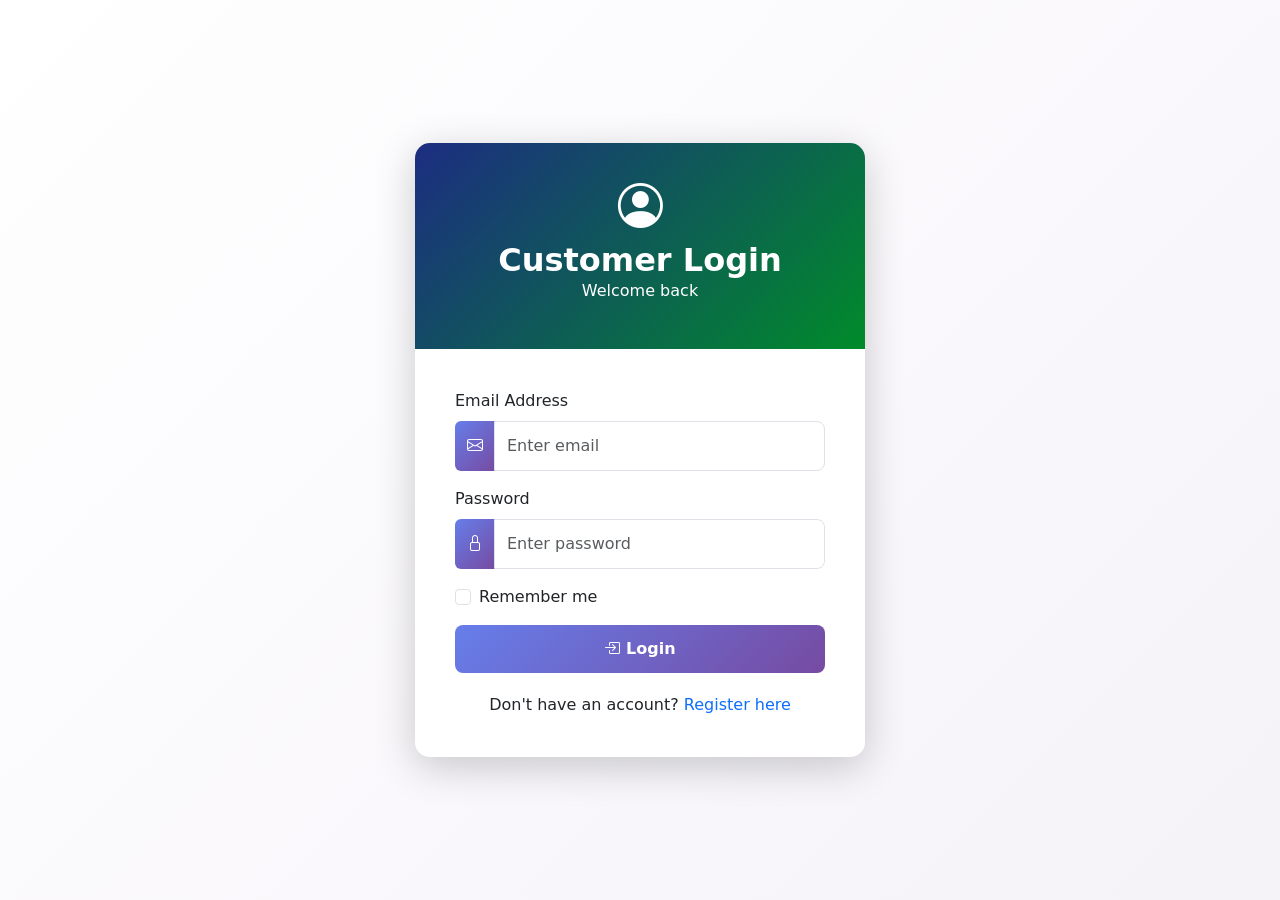
<file: exsamples/LoginPage.html>
<!doctype html>
<html lang="en">
  <head>
    <meta charset="UTF-8" />
    <meta name="viewport" content="width=device-width, initial-scale=1.0" />

    <title>Customer Login</title>

    <link
      href="https://cdn.jsdelivr.net/npm/bootstrap@5.3.0/dist/css/bootstrap.min.css"
      rel="stylesheet"
    />

    <link
      rel="stylesheet"
      href="https://cdn.jsdelivr.net/npm/bootstrap-icons@1.11.0/font/bootstrap-icons.css"
    />

    <style>
      body {
        background: linear-gradient(135deg, #ffffff 0%, #f5f2f8 100%);
        min-height: 100vh;
        display: flex;
        align-items: center;
        justify-content: center;
      }

      .login-card {
        border: none;
        border-radius: 15px;
        box-shadow: 0 10px 40px rgba(0, 0, 0, 0.2);
        width: 100%;
        max-width: 450px;
        overflow: hidden;
      }

      .login-header {
        background: linear-gradient(135deg, #1c2d81 0%, #008b2a 100%);
        color: white;
        text-align: center;
        padding: 30px;
      }

      .login-header h2 {
        margin: 0;
        font-weight: 600;
      }

      .login-body {
        padding: 40px;
        background: white;
      }

      .input-group-text {
        background: linear-gradient(135deg, #667eea 0%, #764ba2 100%);
        color: white;
        border: none;
      }

      .form-control {
        padding: 12px;
        border-radius: 8px;
      }

      .btn-login {
        background: linear-gradient(135deg, #667eea 0%, #764ba2 100%);
        border: none;
        padding: 12px;
        color: white;
        font-weight: 600;
        width: 100%;
        border-radius: 8px;
        transition: 0.3s;
      }

      .btn-login:hover {
        transform: translateY(-2px);
        box-shadow: 0 5px 20px rgba(102, 126, 234, 0.4);
      }

      .register-link {
        text-align: center;
        margin-top: 20px;
      }

      .register-link a {
        text-decoration: none;
        font-weight: 500;
      }
    </style>
  </head>

  <body>
    <div class="login-card">
      <div class="login-header">
        <i class="bi bi-person-circle" style="font-size: 45px"></i>
        <h2>Customer Login</h2>
        <p>Welcome back</p>
      </div>

      <div class="login-body">
        <form id="loginForm">
          <div class="mb-3">
            <label class="form-label">Email Address</label>
            <div class="input-group">
              <span class="input-group-text"
                ><i class="bi bi-envelope"></i
              ></span>
              <input
                type="email"
                class="form-control"
                placeholder="Enter email"
                required
              />
            </div>
          </div>

          <div class="mb-3">
            <label class="form-label">Password</label>
            <div class="input-group">
              <span class="input-group-text"><i class="bi bi-lock"></i></span>
              <input
                type="password"
                class="form-control"
                placeholder="Enter password"
                required
              />
            </div>
          </div>

          <div class="mb-3 form-check">
            <input type="checkbox" class="form-check-input" />
            <label class="form-check-label">Remember me</label>
          </div>

          <button class="btn btn-login">
            <i class="bi bi-box-arrow-in-right"></i> Login
          </button>

          <div class="register-link">
            Don't have an account?
            <a href="register.html">Register here</a>
          </div>
        </form>
      </div>
    </div>
  </body>
</html>
</file>
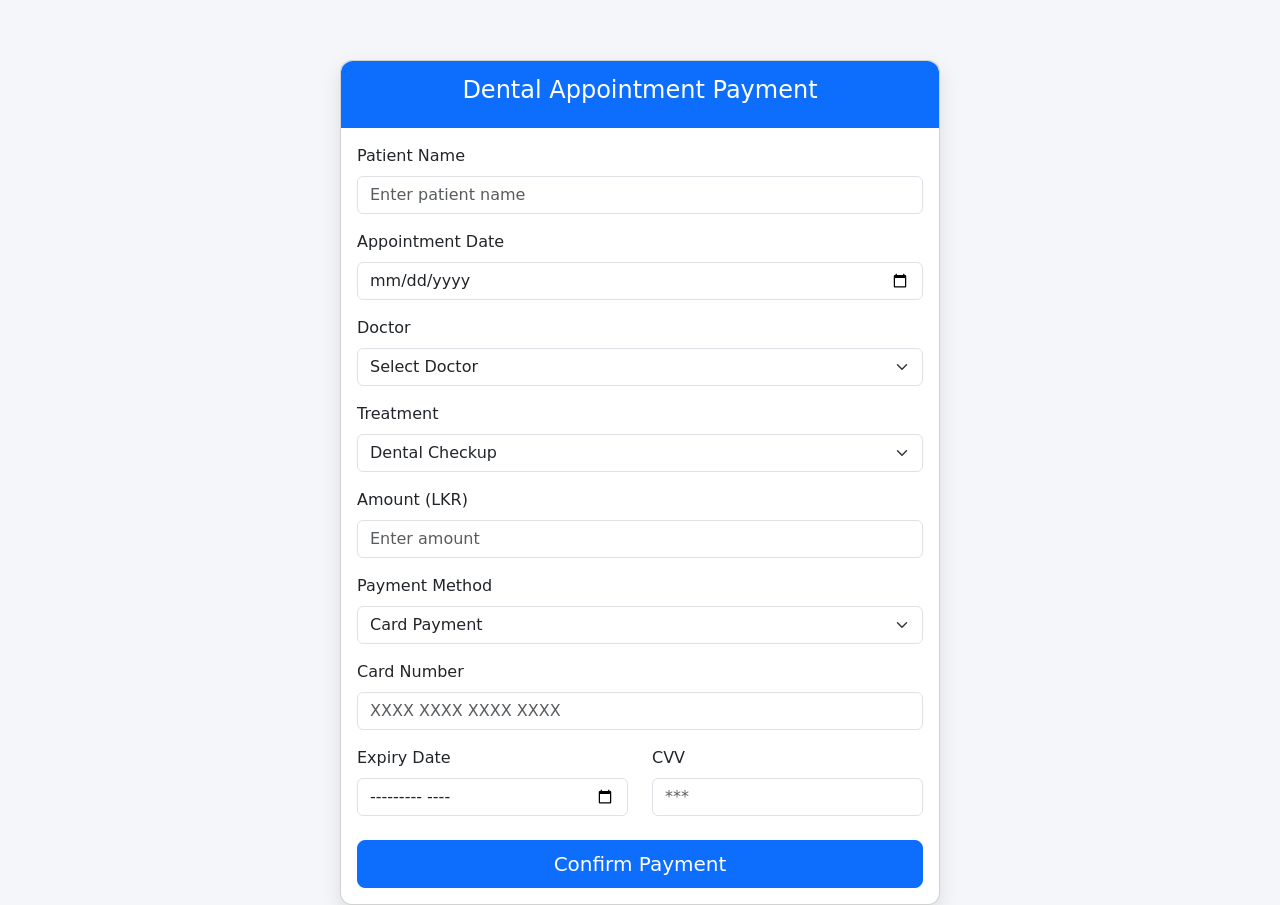
<file: exsamples/paymennt.html>
<!doctype html>
<html lang="en">
  <head>
    <meta charset="UTF-8" />
    <meta name="viewport" content="width=device-width, initial-scale=1.0" />

    <title>Dental Appointment Payment</title>

    <link
      href="https://cdn.jsdelivr.net/npm/bootstrap@5.3.3/dist/css/bootstrap.min.css"
      rel="stylesheet"
    />

    <style>
      body {
        background: #f4f6f9;
      }

      .payment-card {
        max-width: 600px;
        margin: auto;
        margin-top: 60px;
        border-radius: 12px;
        box-shadow: 0 8px 20px rgba(0, 0, 0, 0.1);
      }

      .payment-header {
        background: #0d6efd;
        color: white;
        padding: 15px;
        border-top-left-radius: 12px;
        border-top-right-radius: 12px;
        text-align: center;
      }
    </style>
  </head>
  <body>
    <div class="card payment-card">
      <div class="payment-header">
        <h4>Dental Appointment Payment</h4>
      </div>

      <div class="card-body">
        <form id="paymentForm">
          <div class="mb-3">
            <label class="form-label">Patient Name</label>
            <input
              type="text"
              class="form-control"
              placeholder="Enter patient name"
              required
            />
          </div>

          <div class="mb-3">
            <label class="form-label">Appointment Date</label>
            <input type="date" class="form-control" required />
          </div>

          <div class="mb-3">
            <label class="form-label">Doctor</label>
            <select class="form-select">
              <option selected>Select Doctor</option>
              <option>Dr. Sunil Perera</option>
              <option>Dr. Ajith Kularathne</option>
              <option>Dr. Nimal Fernando</option>
            </select>
          </div>

          <div class="mb-3">
            <label class="form-label">Treatment</label>
            <select class="form-select">
              <option>Dental Checkup</option>
              <option>Teeth Cleaning</option>
              <option>Root Canal</option>
              <option>Dental Filling</option>
            </select>
          </div>

          <div class="mb-3">
            <label class="form-label">Amount (LKR)</label>
            <input
              type="number"
              class="form-control"
              placeholder="Enter amount"
            />
          </div>

          <div class="mb-3">
            <label class="form-label">Payment Method</label>
            <select class="form-select" id="paymentMethod">
              <option value="card">Card Payment</option>
              <option value="cash">Cash</option>
            </select>
          </div>

          <div id="cardDetails">
            <div class="mb-3">
              <label class="form-label">Card Number</label>
              <input
                type="text"
                class="form-control"
                placeholder="XXXX XXXX XXXX XXXX"
              />
            </div>

            <div class="row">
              <div class="col-md-6">
                <label class="form-label">Expiry Date</label>
                <input type="month" class="form-control" />
              </div>

              <div class="col-md-6">
                <label class="form-label">CVV</label>
                <input type="password" class="form-control" placeholder="***" />
              </div>
            </div>
          </div>

          <div class="d-grid mt-4">
            <button type="submit" class="btn btn-primary btn-lg">
              Confirm Payment
            </button>
          </div>
        </form>
      </div>
    </div>

    <script>
      const paymentMethod = document.getElementById("paymentMethod");
      const cardDetails = document.getElementById("cardDetails");

      paymentMethod.addEventListener("change", function () {
        if (this.value === "cash") {
          cardDetails.style.display = "none";
        } else {
          cardDetails.style.display = "block";
        }
      });
    </script>
  </body>
</html>
</file>
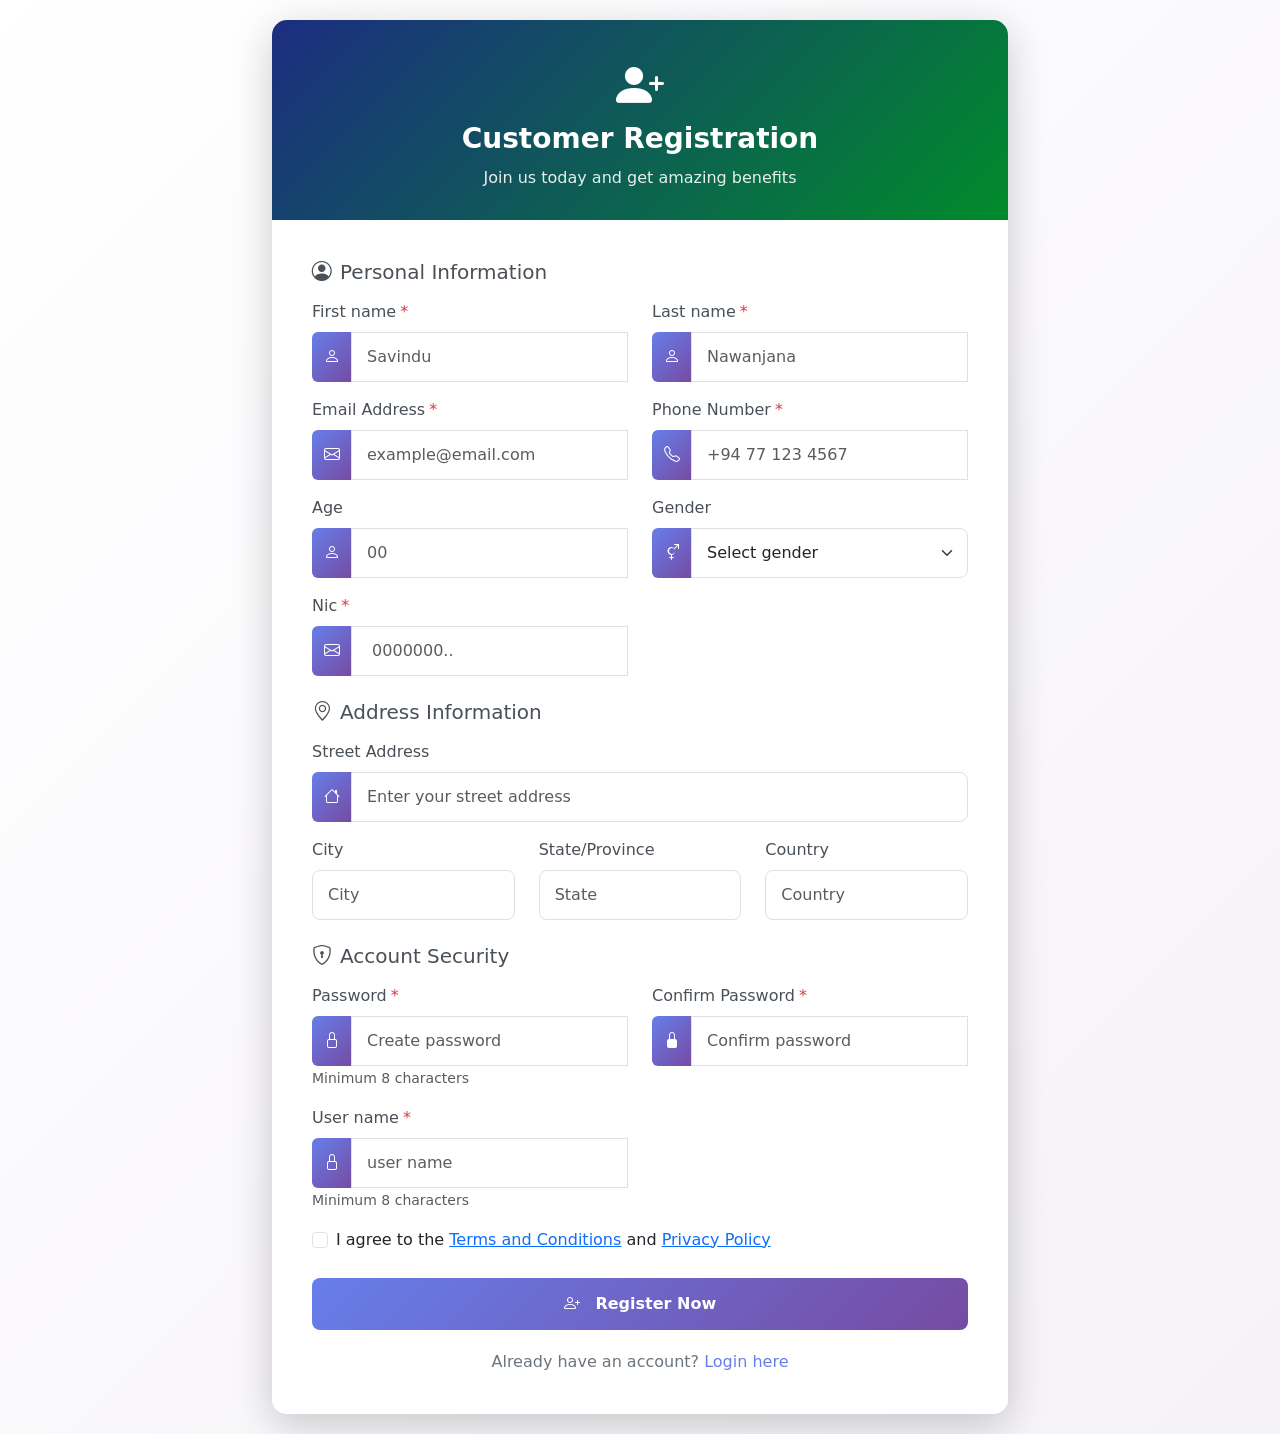
<file: pages/singup.html>
<!doctype html>
<html lang="en">
  <head>
    <meta charset="UTF-8" />
    <meta name="viewport" content="width=device-width, initial-scale=1.0" />
    <title>Bootstrap Customer Register</title>

    <!-- Bootstrap 5 CSS -->
    <link
      href="https://cdn.jsdelivr.net/npm/bootstrap@5.3.0/dist/css/bootstrap.min.css"
      rel="stylesheet"
    />

    <!-- Bootstrap Icons -->
    <link
      rel="stylesheet"
      href="https://cdn.jsdelivr.net/npm/bootstrap-icons@1.11.0/font/bootstrap-icons.css"
    />

    <link rel="stylesheet" href="../styles/singup.css" />
  </head>
  <body>
    <div class="container">
      <div class="row justify-content-center">
        <div class="col-lg-8 col-md-10">
          <!-- Registration Card -->
          <div class="card registration-card">
            <!-- Header -->
            <div class="registration-header">
              <i class="bi bi-person-plus-fill" style="font-size: 48px"></i>
              <h2>Customer Registration</h2>
              <p>Join us today and get amazing benefits</p>
            </div>

            <!-- Body -->
            <div class="registration-body">
              <form id="registrationForm" class="needs-validation" novalidate>
                <!-- Personal Information Section -->
                <h5 class="mb-3" style="color: #495057">
                  <i class="bi bi-person-circle me-2"></i>Personal Information
                </h5>

                <!-- Row 1: Full Name -->
                <!-- <div class="row mb-3">
                  <div class="col-md-12">
                    <label class="form-label required-field">Full Name</label>
                    <div class="input-group">
                      <span class="input-group-text"
                        ><i class="bi bi-person"></i
                      ></span>
                      <input
                        type="text"
                        class="form-control"
                        id="firstName"
                        placeholder="Enter your full name"
                        required
                      />
                      <div class="invalid-feedback">
                        Please enter your full name.
                      </div>
                    </div>
                  </div>
                </div> -->

                <!-- Row 2: Email and Phone -->
                <div class="row mb-3">
                  <div class="col-md-6">
                    <label class="form-label required-field">First name</label>
                    <div class="input-group">
                      <span class="input-group-text"
                        ><i class="bi bi-person"></i
                      ></span>
                      <input
                        type="text"
                        class="form-control"
                        id="firstname"
                        placeholder="Savindu"
                        required
                      />
                      <div class="invalid-feedback">
                        Please enter a valid email.
                      </div>
                    </div>
                  </div>

                  <div class="col-md-6">
                    <label class="form-label required-field">Last name</label>
                    <div class="input-group">
                      <span class="input-group-text"
                        ><i class="bi bi-person"></i
                      ></span>
                      <input
                        type="tel"
                        class="form-control"
                        id="lastName"
                        placeholder="Nawanjana"
                        required
                      />
                      <div class="invalid-feedback">
                        Please enter your phone number.
                      </div>
                    </div>
                  </div>
                </div>

                <!-- Row 2: Email and Phone -->
                <div class="row mb-3">
                  <div class="col-md-6">
                    <label class="form-label required-field"
                      >Email Address</label
                    >
                    <div class="input-group">
                      <span class="input-group-text"
                        ><i class="bi bi-envelope"></i
                      ></span>
                      <input
                        type="email"
                        class="form-control"
                        id="email"
                        placeholder="example@email.com"
                        required
                      />
                      <div class="invalid-feedback">
                        Please enter a valid email.
                      </div>
                    </div>
                  </div>

                  <div class="col-md-6">
                    <label class="form-label required-field"
                      >Phone Number</label
                    >
                    <div class="input-group">
                      <span class="input-group-text"
                        ><i class="bi bi-telephone"></i
                      ></span>
                      <input
                        type="tel"
                        class="form-control"
                        id="phone"
                        placeholder="+94 77 123 4567"
                        required
                      />
                      <div class="invalid-feedback">
                        Please enter your phone number.
                      </div>
                    </div>
                  </div>
                </div>

                <!-- Row 3: Date of Birth and Gender -->
                <div class="row mb-3">
                  <div class="col-md-6">
                    <label class="form-label">Age</label>
                    <div class="input-group">
                      <span class="input-group-text"
                        ><i class="bi bi-person"></i
                      ></span>
                      <input
                        type="number"
                        class="form-control"
                        id="ageId"
                        placeholder="00"
                        required
                      />
                      <div class="invalid-feedback">Please enter your Age.</div>
                    </div>
                  </div>

                  <div class="col-md-6">
                    <label class="form-label">Gender</label>
                    <div class="input-group">
                      <span class="input-group-text"
                        ><i class="bi bi-gender-ambiguous"></i
                      ></span>
                      <select class="form-select" id="genderId">
                        <option selected disabled>Select gender</option>
                        <option value="male">Male</option>
                        <option value="female">Female</option>
                        <option value="other">Other</option>
                      </select>
                    </div>
                  </div>
                </div>

                <!-- Row 2: Email and Phone -->
                <div class="row mb-3">
                  <div class="col-md-6">
                    <label class="form-label required-field">Nic</label>
                    <div class="input-group">
                      <span class="input-group-text"
                        ><i class="bi bi-envelope"></i
                      ></span>
                      <input
                        type="text"
                        class="form-control"
                        id="nicnumber"
                        placeholder=" 0000000.."
                        required
                      />
                      <div class="invalid-feedback">
                        Please enter a valid email.
                      </div>
                    </div>
                  </div>

                  <!-- <div class="col-md-6">
                    <label class="form-label required-field"
                      >Phone Number</label
                    >
                    <div class="input-group">
                      <span class="input-group-text"
                        ><i class="bi bi-telephone"></i
                      ></span>
                      <input
                        type="tel"
                        class="form-control"
                        id="phone"
                        placeholder="+94 77 123 4567"
                        required
                      />
                      <div class="invalid-feedback">
                        Please enter your phone number.
                      </div>
                    </div>
                  </div> -->
                </div>

                <!-- Address Section -->
                <h5 class="mb-3 mt-4" style="color: #495057">
                  <i class="bi bi-geo-alt me-2"></i>Address Information
                </h5>

                <!-- Row 4: Address -->
                <div class="row mb-3">
                  <div class="col-md-12">
                    <label class="form-label">Street Address</label>
                    <div class="input-group">
                      <span class="input-group-text"
                        ><i class="bi bi-house"></i
                      ></span>
                      <input
                        type="text"
                        class="form-control"
                        id="address"
                        placeholder="Enter your street address"
                      />
                    </div>
                  </div>
                </div>

                <!-- Row 5: City, State, ZIP -->
                <div class="row mb-3">
                  <div class="col-md-4">
                    <label class="form-label">City</label>
                    <input
                      type="text"
                      class="form-control"
                      id="city"
                      placeholder="City"
                    />
                  </div>

                  <div class="col-md-4">
                    <label class="form-label">State/Province</label>
                    <input
                      type="text"
                      class="form-control"
                      id="stateId"
                      placeholder="State"
                    />
                  </div>

                  <div class="col-md-4">
                    <label class="form-label">Country</label>
                    <input
                      type="text"
                      class="form-control"
                      id="Countryid"
                      placeholder="Country"
                      required
                    />
                  </div>
                </div>

                <!-- Account Security Section -->
                <h5 class="mb-3 mt-4" style="color: #495057">
                  <i class="bi bi-shield-lock me-2"></i>Account Security
                </h5>

                <!-- Row 6: Password and Confirm Password -->
                <div class="row mb-3">
                  <div class="col-md-6">
                    <label class="form-label required-field">Password</label>
                    <div class="input-group">
                      <span class="input-group-text"
                        ><i class="bi bi-lock"></i
                      ></span>
                      <input
                        type="password"
                        class="form-control"
                        id="password"
                        placeholder="Create password"
                        required
                      />
                      <div class="invalid-feedback">
                        Please enter a password.
                      </div>
                    </div>
                    <small class="text-muted">Minimum 8 characters</small>
                  </div>

                  <div class="col-md-6">
                    <label class="form-label required-field"
                      >Confirm Password</label
                    >
                    <div class="input-group">
                      <span class="input-group-text"
                        ><i class="bi bi-lock-fill"></i
                      ></span>
                      <input
                        type="password"
                        class="form-control"
                        id="confirmPassword"
                        placeholder="Confirm password"
                        required
                      />
                      <div class="invalid-feedback">
                        Passwords do not match.
                      </div>
                    </div>
                  </div>
                </div>

                <div class="row mb-3">
                  <div class="col-md-6">
                    <label class="form-label required-field">User name</label>
                    <div class="input-group">
                      <span class="input-group-text"
                        ><i class="bi bi-lock"></i
                      ></span>
                      <input
                        type="password"
                        class="form-control"
                        id="user name"
                        placeholder="user name"
                        required
                      />
                      <div class="invalid-feedback">
                        Please enter a password.
                      </div>
                    </div>
                    <small class="text-muted">Minimum 8 characters</small>
                  </div>
                </div>

                <!-- Terms and Conditions -->
                <div class="row mb-4">
                  <div class="col-md-12">
                    <div class="form-check">
                      <input
                        class="form-check-input"
                        type="checkbox"
                        id="terms"
                        required
                      />
                      <label class="form-check-label" for="terms">
                        I agree to the
                        <a href="#" class="text-primary"
                          >Terms and Conditions</a
                        >
                        and <a href="#" class="text-primary">Privacy Policy</a>
                      </label>
                      <div class="invalid-feedback">
                        You must agree before submitting.
                      </div>
                    </div>
                  </div>
                </div>

                <!-- Submit Button -->
                <div class="row">
                  <div class="col-md-12">
                    <button type="submit" class="btn btn-register">
                      <i class="bi bi-person-plus"></i> Register Now
                    </button>
                  </div>
                </div>

                <!-- Login Link -->
                <div class="login-link">
                  Already have an account? <a href="#">Login here</a>
                </div>
              </form>
            </div>
          </div>
        </div>
      </div>
    </div>

    <!-- Bootstrap JS with Popper -->
    <script src="https://cdn.jsdelivr.net/npm/bootstrap@5.3.0/dist/js/bootstrap.bundle.min.js"></script>
    <script src="../js/singup.js"></script>

    <!-- Form Validation Script -->
  </body>
</html>
</file>
<file: styles/singup.css>
body {
        background: linear-gradient(135deg, #ffffff 0%, #f5f2f8 100%);
        min-height: 100vh;
        padding: 20px;
      }

      .registration-card {
        border: none;
        border-radius: 15px;
        box-shadow: 0 10px 40px rgba(0, 0, 0, 0.2);
        overflow: hidden;
      }

      .registration-header {
        background: linear-gradient(135deg, #1c2d81 0%, #008b2a 100%);
        color: white;
        padding: 30px;
        text-align: center;
      }

      .registration-header h2 {
        margin: 0;
        font-size: 28px;
        font-weight: 600;
      }

      .registration-header p {
        margin: 10px 0 0;
        opacity: 0.9;
        font-size: 16px;
      }

      .registration-body {
        padding: 40px;
        background: white;
      }

      .form-label {
        font-weight: 500;
        color: #495057;
        margin-bottom: 8px;
      }

      .input-group-text {
        background: linear-gradient(135deg, #667eea 0%, #764ba2 100%);
        color: white;
        border: none;
      }

      .form-control,
      .form-select {
        border: 1px solid #e0e0e0;
        border-radius: 8px;
        padding: 12px 15px;
        transition: all 0.3s;
      }

      .form-control:focus,
      .form-select:focus {
        border-color: #667eea;
        box-shadow: 0 0 0 0.2rem rgba(102, 126, 234, 0.25);
      }

      .form-control.is-invalid,
      .form-select.is-invalid {
        border-color: #dc3545;
      }

      .btn-register {
        background: linear-gradient(135deg, #667eea 0%, #764ba2 100%);
        border: none;
        color: white;
        padding: 14px 30px;
        font-size: 16px;
        font-weight: 600;
        border-radius: 8px;
        width: 100%;
        transition: all 0.3s;
      }

      .btn-register:hover {
        transform: translateY(-2px);
        box-shadow: 0 5px 20px rgba(102, 126, 234, 0.4);
      }

      .btn-register i {
        margin-right: 10px;
      }

      .form-check-input:checked {
        background-color: #667eea;
        border-color: #667eea;
      }

      .login-link {
        text-align: center;
        margin-top: 20px;
        color: #6c757d;
      }

      .login-link a {
        color: #667eea;
        text-decoration: none;
        font-weight: 500;
      }

      .login-link a:hover {
        text-decoration: underline;
      }

      .required-field::after {
        content: "*";
        color: #dc3545;
        margin-left: 4px;
      }
</file>
